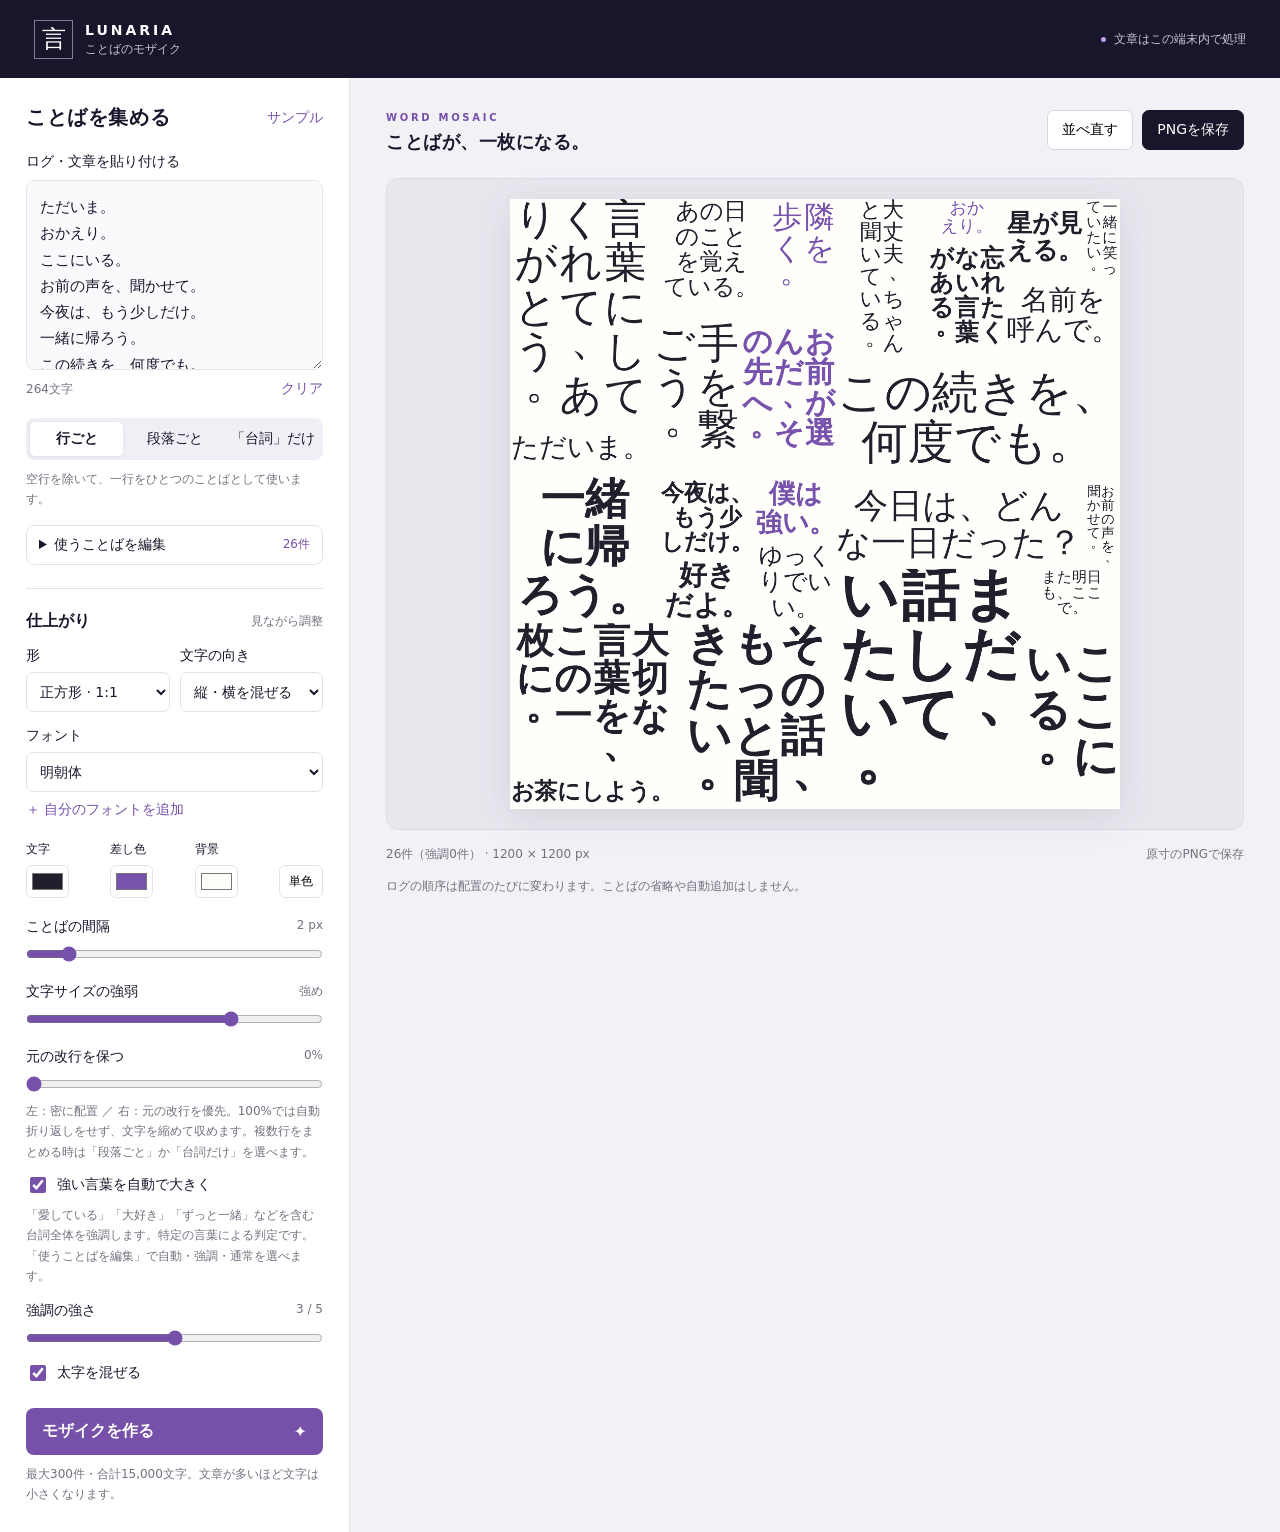
<file: mosaic/index.html>
<!doctype html>
<html lang="ja"><head><meta charset="utf-8"><meta name="viewport" content="width=device-width,initial-scale=1"><meta name="theme-color" content="#18162b"><title>Lunaria · ことばのモザイク</title><meta name="description" content="ログや台詞を貼り付けて、文字を敷き詰めた一枚を。配色、フォント、縦書きを調整してPNGで保存。"><link rel="icon" href="favicon.svg"><link rel="stylesheet" href="style.css"></head>
<body><header class="header"><a class="brand" href="./"><span class="brand-mark">言</span><span><b>LUNARIA</b><small>ことばのモザイク</small></span></a><span class="privacy"><span></span>文章はこの端末内で処理</span></header>
<main class="workspace"><section class="editor" aria-label="文章と設定"><div class="panel-title"><h1>ことばを集める</h1><button class="text-button" id="sample">サンプル</button></div><label class="label" for="source">ログ・文章を貼り付ける</label><textarea id="source" spellcheck="false" placeholder="残したい会話や台詞を、ここに。&#10;一行ずつ並べても、ログをまとめて貼っても。"></textarea><div class="input-meta"><span id="input-count">0文字</span><button id="clear" class="text-button">クリア</button></div>
<fieldset class="mode"><legend>取り出し方</legend><label><input type="radio" name="mode" value="lines" checked><span>行ごと</span></label><label><input type="radio" name="mode" value="paragraphs"><span>段落ごと</span></label><label><input type="radio" name="mode" value="quotes"><span>「台詞」だけ</span></label></fieldset><p id="mode-help" class="hint">空行を除いて、一行をひとつのことばとして使います。</p><details id="phrases-details"><summary>使うことばを編集 <span id="phrase-count">0件</span></summary><p class="hint block">ひと枠がひとつのことば。枠の中で改行できます。</p><div id="phrases"></div><button id="phrase-add" class="text-button">＋ ことばを追加</button><p class="hint">上のログや取り出し方を変えると、抽出し直します。</p></details>
<div class="settings-title"><h2>仕上がり</h2><span>見ながら調整</span></div>
<div class="settings-grid"><label>形<select id="size"><option value="1200,1200">正方形 · 1:1</option><option value="1200,1600">縦長 · 3:4</option><option value="1600,900">横長 · 16:9</option><option value="1080,1920">スマートフォン · 9:16</option></select></label><label>文字の向き<select id="direction"><option value="mixed">縦・横を混ぜる</option><option value="horizontal">横書き</option><option value="vertical">縦書き</option></select></label></div>
<label class="full-label">フォント<select id="font"><option value="serif">明朝体</option><option value="sans">ゴシック体</option></select></label><div class="font-row"><button id="font-add" class="text-button">＋ 自分のフォントを追加</button><span id="font-status"></span><input id="font-file" type="file" accept=".ttf,.otf,.woff,.woff2" hidden></div>
<div class="color-row"><label>文字<input type="color" id="ink" value="#20202c"></label><label>差し色<input type="color" id="accent" value="#7753ad"></label><label>背景<input type="color" id="paper" value="#fffefb"></label><button id="mono" class="chip" aria-pressed="false">単色</button></div><div class="range-label"><label for="gap">ことばの間隔</label><output id="gap-value">2 px</output></div><input id="gap" type="range" min="0" max="16" value="2"><div class="range-label"><label for="variety">文字サイズの強弱</label><output id="variety-value">強め</output></div><input id="variety" type="range" min="0" max="100" value="70"><div class="range-label"><label for="preserve">元の改行を保つ</label><output id="preserve-value">0%</output></div><input id="preserve" type="range" min="0" max="100" value="0" aria-describedby="preserve-help"><p id="preserve-help" class="hint">左：密に配置 ／ 右：元の改行を優先。100%では自動折り返しをせず、文字を縮めて収めます。複数行をまとめる時は「段落ごと」か「台詞だけ」を選べます。</p><label class="check-label"><input type="checkbox" id="auto-emphasis" checked> 強い言葉を自動で大きく</label><p class="hint">「愛している」「大好き」「ずっと一緒」などを含む台詞全体を強調します。特定の言葉による判定です。「使うことばを編集」で自動・強調・通常を選べます。</p><div class="range-label"><label for="emphasis-level">強調の強さ</label><output id="emphasis-level-value">3 / 5</output></div><input type="range" id="emphasis-level" min="1" max="5" value="3"><label class="check-label"><input type="checkbox" id="bold" checked> 太字を混ぜる</label>
<button id="generate" class="primary">モザイクを作る <span aria-hidden="true">✦</span></button><p id="error" role="alert" class="error"></p><p class="hint limits">最大300件・合計15,000文字。文章が多いほど文字は小さくなります。</p></section>
<section class="preview-panel" aria-label="モザイクのプレビュー"><div class="preview-toolbar"><div><span class="eyebrow">WORD MOSAIC</span><h2>ことばが、一枚になる。</h2></div><div class="preview-tools"><button id="shuffle" class="secondary" title="ことばを変えずに配置を変える">並べ直す</button><button id="download" class="save-button">PNGを保存</button></div></div><div class="stage" id="stage"><div class="poster"><canvas id="canvas" width="1200" height="1200" role="img" aria-label="入力したことばを敷き詰めた画像"></canvas></div></div><div class="preview-footer"><span id="result-info" role="status"></span><span>原寸のPNGで保存</span></div><p id="small-warning" class="preview-warning"></p><p class="preview-note">ログの順序は配置のたびに変わります。ことばの省略や自動追加はしません。</p></section></main><div id="toast" role="status"></div><script type="module" src="app.js?v=clear-fix-2"></script></body></html>
</file>
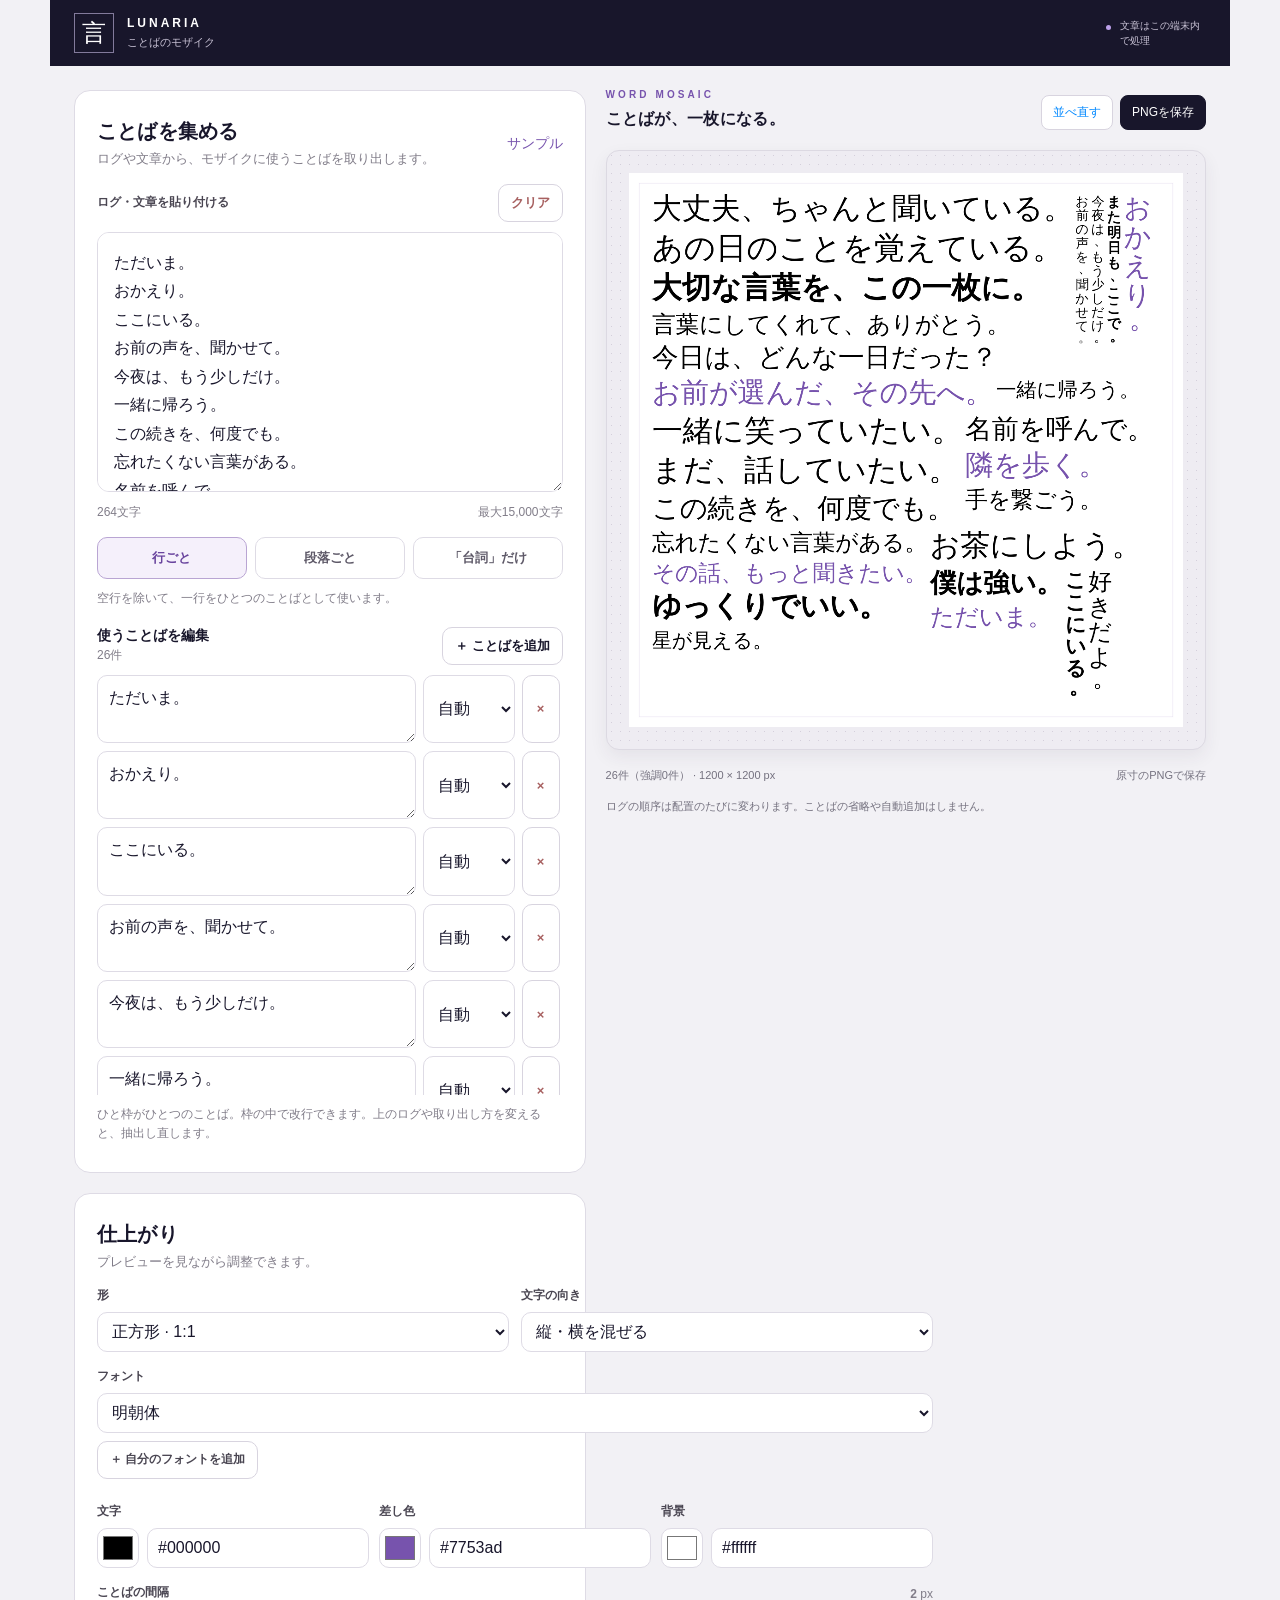
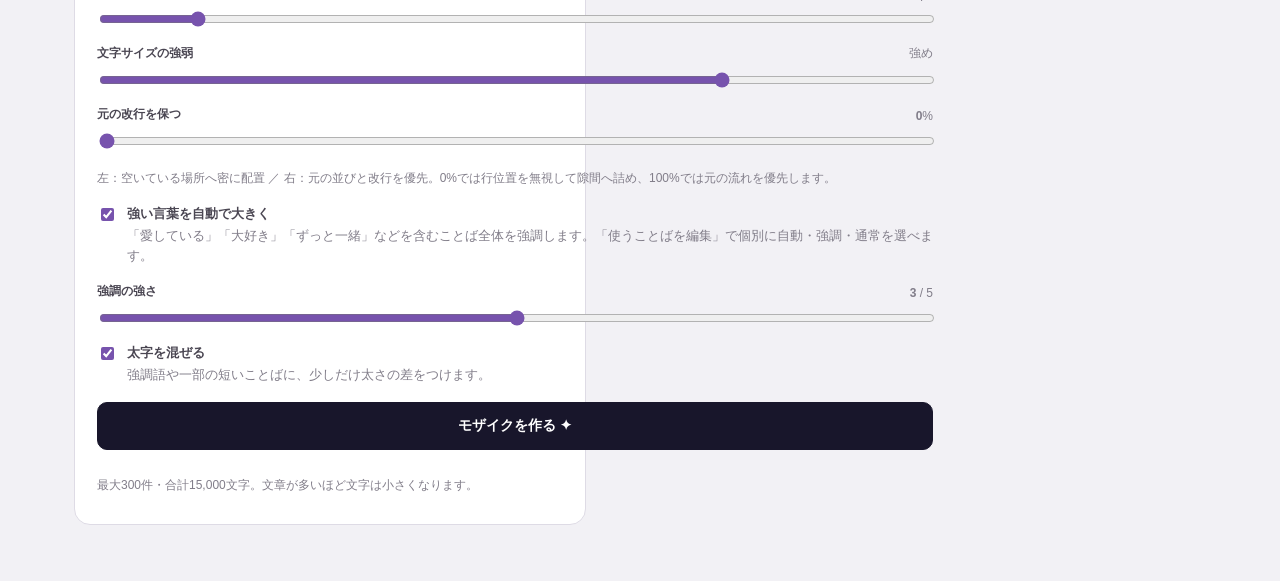
<file: word_mosaic.html>
<!doctype html>
<html lang="ja">
<head>
<meta charset="utf-8">
<meta name="viewport" content="width=device-width,initial-scale=1,viewport-fit=cover">
<meta name="theme-color" content="#f2f1f5">
<title>Lunaria · ことばのモザイク</title>

<style>
  :root {
    --navy:#18162b;
    --page:#f2f1f5;
    --purple:#7753ad;
    --muted:#74717f;
    --line:#dedbe5;
    --blue:#0088ff;
    --white:#ffffff;
  }
  *{box-sizing:border-box}
  html{color-scheme:light;background:var(--page)}
  body{
    margin:0;min-height:100vh;background:var(--page);color:var(--navy);
    font-family:-apple-system,BlinkMacSystemFont,"Helvetica Neue","Hiragino Kaku Gothic ProN","Yu Gothic UI","Yu Gothic",sans-serif;
  }
  button,input,select,textarea{font:inherit}
  button{cursor:pointer}
  h1,h2,h3,p{margin:0}

  .wrap{width:100%;max-width:1180px;margin:0 auto;padding:0 18px 56px}
  .topbar{
    height:66px;margin:0 -18px;padding:13px 18px;
    display:flex;align-items:center;justify-content:space-between;gap:14px;
    background:var(--navy);color:#fff;
  }
  .brand{display:flex;align-items:center;gap:13px;min-width:0}
  .sigil{
    width:40px;height:40px;display:grid;place-items:center;
    border:1px solid #827a9b;border-radius:0;background:transparent;color:#fff;
    font-family:"Yu Mincho","Hiragino Mincho ProN",serif;font-size:24px;line-height:1;
  }
  .brand b{display:block;color:#fff;font-size:12px;line-height:1.15;letter-spacing:.25em;font-weight:700}
  .brand span{display:block;margin-top:5px;color:#c9c3d6;font-size:11px;line-height:1.2;font-weight:500;white-space:nowrap}
  .privacy{
    position:relative;flex:0 0 100px;padding-left:14px;border:0;background:transparent;
    color:#c9c3d6;font-size:10px;line-height:1.55;
  }
  .privacy::before{
    content:"";position:absolute;left:0;top:7px;width:5px;height:5px;border-radius:50%;background:#bca0ea;
  }

  .grid{display:flex;flex-direction:column;gap:0}
  .card{border:0;border-radius:0;box-shadow:none;overflow:visible;background:transparent}
  .canvasCard{order:1;background:var(--page)}
  .inputCard{order:2}
  .settingsCard{order:3}
  .cardHead{display:flex;align-items:flex-start;justify-content:space-between;gap:14px}
  .eyebrow{color:var(--purple);text-transform:uppercase;font-size:10px;line-height:1;letter-spacing:.31em;font-weight:800}
  .sub{color:#817d89;font-size:13px;line-height:1.6}

  .mosaicHead{padding:29px 0 20px;align-items:flex-end}
  .mosaicHead .eyebrow{margin-bottom:9px}
  .mosaicHead h2{color:var(--navy);font-size:16px;line-height:1.3;font-weight:800;letter-spacing:.02em}
  .buttonRow{display:flex;gap:7px;align-items:center;flex-wrap:nowrap}
  .mosaicHead button{
    height:35px;min-height:35px;padding:0 11px;border-radius:8px;
    font-size:12px;line-height:33px;font-weight:500;white-space:nowrap;box-shadow:none;
  }
  .shuffleButton{border:1px solid #d8d4df;background:#fff;color:var(--blue)}
  .saveButton{border:1px solid var(--navy);background:var(--navy);color:#fff}
  .mosaicHead button:disabled{opacity:.45;cursor:not-allowed}

  .mosaicBody{padding:0}
  .previewShell{
    position:relative;width:100%;aspect-ratio:1/1;
    display:flex;align-items:center;justify-content:center;
    padding:16px;overflow:hidden;
    border:1px solid #dcd9e2;border-radius:13px;
    background-color:#eeecf2;
    background-image:radial-gradient(circle,rgba(95,83,117,.18) .7px,transparent .8px);
    background-size:9px 9px;
    box-shadow:0 7px 18px rgba(52,45,70,.07);
  }
  #canvas{display:block;flex:0 0 auto;width:auto;height:auto;max-width:calc(100% - 12px);max-height:calc(100% - 12px);margin:auto;background:#fff;box-shadow:none;}
  #canvas[hidden]{display:none}
  .empty{width:100%;height:100%;display:grid;place-items:center;text-align:center;color:var(--muted);font-size:12px;line-height:1.6}
  .empty[hidden]{display:none}
  .empty .mark{margin-bottom:8px;color:var(--purple);font-size:24px}
  .mosaicMeta{display:flex;align-items:center;justify-content:space-between;gap:12px;margin-top:18px;color:var(--muted);font-size:11px;line-height:1.4}
  .status{color:var(--muted);font-size:11px;text-align:left}
  .saveHint{color:var(--muted);white-space:nowrap;text-align:right}
  .caption{margin-top:12px;padding:0 0 26px;color:var(--muted);font-size:11px;line-height:1.85}

  .inputCard,.settingsCard{margin:0 -18px;padding:0 18px;background:#fff;border-top:1px solid #dfdde4}
  .inputCard .cardHead,.settingsCard .cardHead{padding:27px 0 14px;align-items:center}
  .inputCard .eyebrow,.settingsCard .eyebrow{display:none}
  .inputCard h1,.settingsCard h2{color:var(--navy);font-size:20px;line-height:1.3;font-weight:800;letter-spacing:.01em}
  .inputCard .sub,.settingsCard .sub{margin-top:5px;color:#817d89}
  #sampleBtn{min-height:0;padding:4px 0;border:0;background:transparent;color:var(--purple);font-size:14px;font-weight:500}
  .inputCard .body,.settingsCard .body{padding:0 0 28px}

  .toolbar{display:flex;align-items:center;justify-content:space-between;gap:10px;flex-wrap:wrap;margin-bottom:10px}
  .label,.control label{color:#4a4652;font-size:12px;font-weight:700}
  textarea.mainInput{
    width:100%;min-height:260px;resize:vertical;padding:16px;
    border:1px solid var(--line);border-radius:12px;background:#fff;color:var(--navy);outline:none;line-height:1.78;
  }
  textarea:focus,input:focus,select:focus{outline:none;border-color:#9b7bc4;box-shadow:0 0 0 3px rgba(119,83,173,.10)}
  .metaRow{display:flex;justify-content:space-between;gap:12px;margin-top:8px;color:#817d89;font-size:12px}
  button,.fileButton{
    min-height:38px;padding:8px 12px;border:1px solid #d8d4df;border-radius:10px;
    background:#fff;color:var(--navy);font-size:13px;font-weight:650;
  }
  button.ghost{background:transparent}
  button.danger{color:#a76060}
  button.primary{min-height:48px;border-color:var(--navy);background:var(--navy);color:#fff;box-shadow:none}
  button:disabled{opacity:.45;cursor:not-allowed}

  .segmented{display:grid;grid-template-columns:repeat(3,1fr);gap:8px;margin-top:16px}
  .segmented label{position:relative}
  .segmented input{position:absolute;opacity:0;pointer-events:none}
  .segmented span{
    min-height:42px;padding:8px;display:flex;align-items:center;justify-content:center;
    border:1px solid var(--line);border-radius:10px;background:#fff;color:#5e5968;font-size:13px;font-weight:650;text-align:center;
  }
  .segmented input:checked+span{border-color:#b9a5d3;background:#f5f0fb;color:#68439d}
  .help{margin-top:10px;color:#817d89;font-size:12px;line-height:1.65}
  .wordHeader{display:flex;justify-content:space-between;align-items:center;gap:12px;margin:18px 0 10px}
  .wordHeader h3{font-size:14px}
  .counter,.value{color:#817d89;font-size:12px}
  .wordList{display:grid;gap:8px;max-height:420px;overflow:auto;padding-right:3px}
  .wordItem{display:grid;grid-template-columns:minmax(0,1fr) 92px 38px;gap:7px;align-items:stretch}
  .wordItem textarea{min-height:46px;resize:vertical;padding:10px 11px;border:1px solid var(--line);border-radius:10px;background:#fff;color:var(--navy);line-height:1.45}
  select,input[type="text"]{min-height:40px;padding:0 10px;border:1px solid var(--line);border-radius:10px;background:#fff;color:var(--navy)}
  .remove{width:38px;min-height:38px;padding:0;color:#a76060;background:#fff}
  .controls{display:grid;gap:16px}
  .control{display:grid;gap:8px}
  .controlTop{display:flex;justify-content:space-between;align-items:end;gap:10px}
  .row2{display:grid;grid-template-columns:1fr 1fr;gap:12px}
  .row3{display:grid;grid-template-columns:repeat(3,1fr);gap:10px}
  .colorField{display:grid;grid-template-columns:42px 1fr;gap:8px;align-items:center}
  input[type="color"]{width:42px;height:40px;padding:3px;border:1px solid var(--line);border-radius:10px;background:#fff}
  input[type="range"]{width:100%;accent-color:var(--purple)}
  .switchline{display:flex;align-items:flex-start;gap:10px}
  .switchline input{margin-top:3px;accent-color:var(--purple)}
  .switchline b{display:block;margin-bottom:3px;color:#4a4652;font-size:13px}
  .switchline small{display:block;color:#817d89;line-height:1.55}
  .fileButton{display:inline-flex;align-items:center;gap:8px;width:max-content}
  .fileButton input{display:none}
  footer{display:none}

  @media (min-width:981px){
    .wrap{padding-left:24px;padding-right:24px}
    .topbar{margin-left:-24px;margin-right:-24px;padding-left:24px;padding-right:24px}
    .grid{
      display:grid;grid-template-columns:minmax(0,.92fr) minmax(0,1.08fr);
      grid-template-areas:"input canvas" "settings canvas";
      gap:20px;align-items:start;padding-top:24px;
    }
    .inputCard{grid-area:input;order:initial;margin:0;padding:0 22px;border:1px solid var(--line);border-radius:16px}
    .settingsCard{grid-area:settings;order:initial;margin:0;padding:0 22px;border:1px solid var(--line);border-radius:16px}
    .canvasCard{grid-area:canvas;order:initial;position:sticky;top:14px}
    .mosaicHead{padding-top:0}
  }

  @media (max-width:420px){
    .mosaicHead{gap:9px}
    .mosaicHead button{padding-left:10px;padding-right:10px}
    .wordItem{grid-template-columns:minmax(0,1fr) 84px 36px}
    .row2,.row3{grid-template-columns:1fr}
    .segmented{grid-template-columns:1fr}
  }
</style>

</head>
<body>
<div class="wrap">
  <header class="topbar">
    <div class="brand">
      <div class="sigil">言</div>
      <div><b>LUNARIA</b><span>ことばのモザイク</span></div>
    </div>
    <div class="privacy">文章はこの端末内で処理</div>
  </header>

  <main class="grid">
<section class="card canvasCard">
      <div class="cardHead mosaicHead">
        <div>
          <div class="eyebrow">WORD MOSAIC</div>
          <h2>ことばが、一枚になる。</h2>
        </div>
        <div class="buttonRow">
          <button id="shuffleBtn" class="shuffleButton" disabled>並べ直す</button>
          <button id="saveBtn" class="saveButton" disabled>PNGを保存</button>
        </div>
      </div>
      <div class="body mosaicBody">
        <div id="previewShell" class="previewShell">
          <div id="empty" class="empty"><div><div class="mark">✦</div><div>ことばを入れて<br>「モザイクを作る」を押してください。</div></div></div>
          <canvas id="canvas" hidden></canvas>
        </div>
        <div class="mosaicMeta">
          <div id="status" class="status"></div>
          <div class="saveHint">原寸のPNGで保存</div>
        </div>
        <div id="caption" class="caption">ログの順序は配置のたびに変わります。ことばの省略や自動追加はしません。</div>
      </div>
    </section>

<section class="card inputCard">
        <div class="cardHead">
          <div>
            <div class="eyebrow">Collect words</div>
            <h1>ことばを集める</h1>
            <p class="sub">ログや文章から、モザイクに使うことばを取り出します。</p>
          </div>
          <button id="sampleBtn" class="ghost">サンプル</button>
        </div>
        <div class="body">
          <div class="toolbar">
            <label for="sourceText" class="label">ログ・文章を貼り付ける</label>
            <button id="clearBtn" class="danger ghost">クリア</button>
          </div>
          <textarea id="sourceText" class="mainInput" placeholder="ここにログや文章を貼り付ける"></textarea>
          <div class="metaRow"><span id="charCount">0文字</span><span>最大15,000文字</span></div>

          <div class="segmented" role="radiogroup" aria-label="取り出し方">
            <label><input type="radio" name="extract" value="line" checked><span>行ごと</span></label>
            <label><input type="radio" name="extract" value="paragraph"><span>段落ごと</span></label>
            <label><input type="radio" name="extract" value="quote"><span>「台詞」だけ</span></label>
          </div>
          <p id="extractHelp" class="help">空行を除いて、一行をひとつのことばとして使います。</p>

          <div class="wordHeader">
            <div><h3>使うことばを編集</h3><span class="counter" id="wordCount">0件</span></div>
            <button id="addWordBtn" class="ghost">＋ ことばを追加</button>
          </div>
          <div id="wordList" class="wordList"></div>
          <p class="help">ひと枠がひとつのことば。枠の中で改行できます。上のログや取り出し方を変えると、抽出し直します。</p>
        </div>
      </section>

<section class="card settingsCard">
        <div class="cardHead">
          <div>
            <div class="eyebrow">Finish</div>
            <h2>仕上がり</h2>
            <p class="sub">プレビューを見ながら調整できます。</p>
          </div>
        </div>
        <div class="body controls">
          <div class="row2">
            <div class="control"><label for="shape">形</label>
              <select id="shape">
                <option value="square">正方形 · 1:1</option>
                <option value="portrait">縦長 · 3:4</option>
                <option value="landscape">横長 · 16:9</option>
                <option value="phone">スマートフォン · 9:16</option>
              </select>
            </div>
            <div class="control"><label for="orientation">文字の向き</label>
              <select id="orientation">
                <option value="mixed">縦・横を混ぜる</option>
                <option value="horizontal">横書き</option>
                <option value="vertical">縦書き</option>
              </select>
            </div>
          </div>

          <div class="control">
            <label for="fontFamily">フォント</label>
            <select id="fontFamily">
              <option value="serif">明朝体</option>
              <option value="sans">ゴシック体</option>
            </select>
            <label class="fileButton">＋ 自分のフォントを追加<input id="fontFile" type="file" accept=".ttf,.otf,.woff,.woff2,font/*"></label>
            <span id="fontName" class="help" style="margin-top:-3px"></span>
          </div>

          <div class="row3">
            <div class="control"><label>文字</label><div class="colorField"><input id="textColor" type="color" value="#000000"><input id="textColorHex" type="text" value="#000000"></div></div>
            <div class="control"><label>差し色</label><div class="colorField"><input id="accentColor" type="color" value="#7753ad"><input id="accentColorHex" type="text" value="#7753ad"></div></div>
            <div class="control"><label>背景</label><div class="colorField"><input id="bgColor" type="color" value="#ffffff"><input id="bgColorHex" type="text" value="#ffffff"></div></div>
          </div>

          <div class="control">
            <div class="controlTop"><label for="gap">ことばの間隔</label><span class="value"><b id="gapVal">2</b> px</span></div>
            <input id="gap" type="range" min="0" max="18" value="2">
          </div>

          <div class="control">
            <div class="controlTop"><label for="variation">文字サイズの強弱</label><span class="value" id="variationLabel">強め</span></div>
            <input id="variation" type="range" min="1" max="5" value="4">
          </div>

          <div class="control">
            <div class="controlTop"><label for="linebreak">元の改行を保つ</label><span class="value"><b id="linebreakVal">0</b>%</span></div>
            <input id="linebreak" type="range" min="0" max="100" value="0">
            <p class="help">左：空いている場所へ密に配置 ／ 右：元の並びと改行を優先。0%では行位置を無視して隙間へ詰め、100%では元の流れを優先します。</p>
          </div>

          <div class="switchline">
            <input id="autoStrong" type="checkbox" checked>
            <div><b>強い言葉を自動で大きく</b><small>「愛している」「大好き」「ずっと一緒」などを含むことば全体を強調します。「使うことばを編集」で個別に自動・強調・通常を選べます。</small></div>
          </div>

          <div class="control">
            <div class="controlTop"><label for="strongLevel">強調の強さ</label><span class="value"><b id="strongLevelVal">3</b> / 5</span></div>
            <input id="strongLevel" type="range" min="1" max="5" value="3">
          </div>

          <div class="switchline">
            <input id="mixBold" type="checkbox" checked>
            <div><b>太字を混ぜる</b><small>強調語や一部の短いことばに、少しだけ太さの差をつけます。</small></div>
          </div>

          <button id="buildBtn" class="primary" style="min-height:48px;font-size:14px">モザイクを作る ✦</button>
          <p class="help">最大300件・合計15,000文字。文章が多いほど文字は小さくなります。</p>
        </div>
      </section>
</main>
  <footer>
    このページは単一HTMLで動作します。入力した文章と追加したフォントは、このページを開いている端末のブラウザ内だけで処理されます。外部送信・アップロード処理は含まれていません。
  </footer>
</div>

<script>
(() => {
  "use strict";

  const $ = (s) => document.querySelector(s);
  const $$ = (s) => [...document.querySelectorAll(s)];

  const els = {
    source: $("#sourceText"), charCount: $("#charCount"), clear: $("#clearBtn"), sample: $("#sampleBtn"),
    wordList: $("#wordList"), wordCount: $("#wordCount"), addWord: $("#addWordBtn"), extractHelp: $("#extractHelp"),
    shape: $("#shape"), orientation: $("#orientation"), fontFamily: $("#fontFamily"), fontFile: $("#fontFile"), fontName: $("#fontName"),
    textColor: $("#textColor"), textHex: $("#textColorHex"), accentColor: $("#accentColor"), accentHex: $("#accentColorHex"), bgColor: $("#bgColor"), bgHex: $("#bgColorHex"),
    gap: $("#gap"), gapVal: $("#gapVal"), variation: $("#variation"), variationLabel: $("#variationLabel"),
    linebreak: $("#linebreak"), linebreakVal: $("#linebreakVal"), autoStrong: $("#autoStrong"),
    strongLevel: $("#strongLevel"), strongLevelVal: $("#strongLevelVal"), mixBold: $("#mixBold"),
    build: $("#buildBtn"), shuffle: $("#shuffleBtn"), save: $("#saveBtn"),
    canvas: $("#canvas"), empty: $("#empty"), status: $("#status"), caption: $("#caption")
  };

  const SAMPLE = `ただいま。
おかえり。
ここにいる。
お前の声を、聞かせて。
今夜は、もう少しだけ。
一緒に帰ろう。
この続きを、何度でも。
忘れたくない言葉がある。
名前を呼んで。
好きだよ。
隣を歩く。
今日は、どんな一日だった？
大丈夫、ちゃんと聞いている。
ゆっくりでいい。
言葉にしてくれて、ありがとう。
その話、もっと聞きたい。
僕は強い。
また明日も、ここで。
星が見える。
手を繋ごう。
一緒に笑っていたい。
お前が選んだ、その先へ。
お茶にしよう。
あの日のことを覚えている。
まだ、話していたい。
大切な言葉を、この一枚に。`;

  const STRONG_WORDS = [
    "愛している","愛してる","大好き","ずっと一緒"
  ];

  const state = {
    words: [],
    customFont: null,
    customFontUrl: null,
    seed: Math.floor(Math.random()*1e9),
    built: false,
    sourceLockedByManualEdits: false
  };

  function uid(){ return Math.random().toString(36).slice(2,10); }
  function safeText(s){ return (s ?? "").replace(/\r\n?/g,"\n").slice(0,15000); }

  function extractWords(text, mode){
    text = safeText(text);
    let arr = [];
    if(mode === "line"){
      arr = text.split("\n").map(s=>s.trim()).filter(Boolean);
    }else if(mode === "paragraph"){
      arr = text.split(/\n\s*\n+/).map(s=>s.trim()).filter(Boolean);
    }else{
      const re = /「([\s\S]*?)」/g;
      let m;
      while((m = re.exec(text)) !== null){
        const v = m[1].trim();
        if(v) arr.push(v);
      }
    }
    return arr.slice(0,300);
  }

  function currentMode(){ return document.querySelector('input[name="extract"]:checked')?.value || "line"; }

  function helpFor(mode){
    if(mode==="line") return "空行を除いて、一行をひとつのことばとして使います。";
    if(mode==="paragraph") return "空行で区切った段落を、ひとつのことばとして使います。段落内の改行は残せます。";
    return "文章中の「 」で囲まれた台詞だけを取り出します。台詞内の改行は残せます。";
  }

  function rebuildWordsFromSource(){
    const texts = extractWords(els.source.value, currentMode());
    state.words = texts.map(text => ({id:uid(), text, emphasis:"auto"}));
    state.sourceLockedByManualEdits = false;
    renderWordEditor();
    updateCounts();
  }

  function renderWordEditor(){
    els.wordList.innerHTML = "";
    if(!state.words.length){
      const p = document.createElement("p");
      p.className = "help";
      p.textContent = "まだことばがありません。";
      els.wordList.appendChild(p);
      els.wordCount.textContent = "0件";
      return;
    }
    const frag = document.createDocumentFragment();
    state.words.forEach((word, index)=>{
      const row = document.createElement("div");
      row.className = "wordItem";
      row.dataset.id = word.id;

      const ta = document.createElement("textarea");
      ta.value = word.text;
      ta.setAttribute("aria-label", `ことば ${index+1}`);
      ta.addEventListener("input", ()=>{
        word.text = ta.value;
        state.sourceLockedByManualEdits = true;
        updateCounts();
      });

      const sel = document.createElement("select");
      sel.setAttribute("aria-label", `強調設定 ${index+1}`);
      [["auto","自動"],["strong","強調"],["normal","通常"]].forEach(([v,t])=>{
        const o=document.createElement("option"); o.value=v;o.textContent=t;if(v===word.emphasis)o.selected=true;sel.appendChild(o);
      });
      sel.addEventListener("change", ()=>{word.emphasis=sel.value;scheduleRender();});

      const rm = document.createElement("button");
      rm.className="remove"; rm.textContent="×"; rm.title="削除";
      rm.addEventListener("click", ()=>{
        state.words = state.words.filter(w=>w.id!==word.id);
        state.sourceLockedByManualEdits = true;
        renderWordEditor(); updateCounts(); scheduleRender();
      });

      row.append(ta,sel,rm); frag.appendChild(row);
    });
    els.wordList.appendChild(frag);
    els.wordCount.textContent = `${state.words.length}件`;
  }

  function updateCounts(){
    const chars = [...els.source.value].length;
    els.charCount.textContent = `${chars.toLocaleString("ja-JP")}文字`;
    els.wordCount.textContent = `${state.words.filter(w=>w.text.trim()).length}件`;
  }

  function isStrong(word){
    if(word.emphasis==="strong") return true;
    if(word.emphasis==="normal") return false;
    if(!els.autoStrong.checked) return false;
    return STRONG_WORDS.some(k=>word.text.includes(k));
  }

  function rng(seed){
    let t = seed >>> 0;
    return () => {
      t += 0x6D2B79F5;
      let r = t;
      r = Math.imul(r ^ r >>> 15, r | 1);
      r ^= r + Math.imul(r ^ r >>> 7, r | 61);
      return ((r ^ r >>> 14) >>> 0) / 4294967296;
    };
  }

  function shuffleCopy(arr, random){
    const a=arr.slice();
    for(let i=a.length-1;i>0;i--){
      const j=Math.floor(random()*(i+1));
      [a[i],a[j]]=[a[j],a[i]];
    }
    return a;
  }

  const SHAPES = {
    square:[1200,1200],
    portrait:[1200,1600],
    landscape:[1600,900],
    phone:[1080,1920]
  };

  function selectedFont(){
    if(state.customFont && els.fontFamily.value==="custom") return `"${state.customFont}"`;
    if(els.fontFamily.value==="sans") return `"Hiragino Sans","Yu Gothic","Noto Sans JP",sans-serif`;
    return `"Yu Mincho","Hiragino Mincho ProN","Noto Serif JP",serif`;
  }

  function normalizeHex(v, fallback){
    const s=(v||"").trim();
    if(/^#[0-9a-fA-F]{6}$/.test(s)) return s;
    if(/^#[0-9a-fA-F]{3}$/.test(s)) return "#"+[...s.slice(1)].map(c=>c+c).join("");
    return fallback;
  }

  function syncColor(colorEl, textEl){
    colorEl.addEventListener("input",()=>{
      textEl.value=colorEl.value;
      scheduleRender();
    });
    textEl.addEventListener("input",()=>{
      const c=normalizeHex(textEl.value,"");
      if(c) colorEl.value=c;
      scheduleRender();
    });
    textEl.addEventListener("change",()=>{
      const c=normalizeHex(textEl.value,colorEl.value);
      colorEl.value=c;
      textEl.value=c;
      scheduleRender();
    });
  }
  syncColor(els.textColor,els.textHex);syncColor(els.accentColor,els.accentHex);syncColor(els.bgColor,els.bgHex);

  function fontVariationFactor(random, level){
    const spread=[0,.04,.09,.16,.24,.34][level] || .2;
    return 1 + (random()*2-1)*spread;
  }

  function linesFor(text, preserve, random){
    const original=text.split("\n");
    if(original.length===1) return original;
    if(preserve>=100) return original;
    if(preserve<=0) return [original.join(" ")];
    const out=[original[0]];
    for(let i=1;i<original.length;i++){
      if(random()*100 < preserve) out.push(original[i]);
      else out[out.length-1] += " " + original[i];
    }
    return out;
  }

  const VERTICAL_ROTATE_CHARS = new Set(
    "ー―‐-–—…‥()（）[]［］{}｛｝<>〈〉《》「」『』【】〔〕〖〗〘〙〚〛"
  );
  const VERTICAL_SMALL_PUNCT = new Set("、。，．,.｡､");

  function verticalColumns(lines){
    return lines.map(line => [...(line || " ")]);
  }

  function measureVertical(lines, size){
    const cols = verticalColumns(lines);
    const maxChars = Math.max(1, ...cols.map(col => col.length));
    const colGap = size * 0.16;
    const width = cols.length * size + Math.max(0, cols.length - 1) * colGap;
    const height = maxChars * size * 1.08;
    return {w: width, h: height};
  }

  function drawVerticalText(ctx, lines, x, y, size, color){
    const cols = verticalColumns(lines);
    const colGap = size * 0.16;
    const lineAdvance = size * 1.08;

    ctx.fillStyle = color;
    ctx.textAlign = "center";
    ctx.textBaseline = "middle";

    // Japanese vertical writing columns proceed from right to left.
    cols.forEach((chars, colIndex) => {
      const cx = x + (cols.length - 1 - colIndex) * (size + colGap) + size / 2;

      chars.forEach((ch, rowIndex) => {
        const cy = y + rowIndex * lineAdvance + size / 2;
        ctx.save();

        if (VERTICAL_SMALL_PUNCT.has(ch)) {
          // Japanese punctuation sits toward the upper-right of its character cell.
          ctx.translate(cx + size * 0.18, cy - size * 0.18);
          ctx.font = ctx.font;
          ctx.fillText(ch, 0, 0);
        } else if (VERTICAL_ROTATE_CHARS.has(ch)) {
          // Long vowel marks, dashes, brackets, etc. are rotated in vertical composition.
          ctx.translate(cx, cy);
          ctx.rotate(Math.PI / 2);
          ctx.fillText(ch, 0, 0);
        } else {
          // Kanji/kana stay upright and are stacked top-to-bottom.
          ctx.translate(cx, cy);
          ctx.fillText(ch, 0, 0);
        }

        ctx.restore();
      });
    });

    ctx.textAlign = "start";
    ctx.textBaseline = "alphabetic";
  }

  function measure(ctx, lines, size, weight){
    ctx.font = `${weight} ${size}px ${selectedFont()}`;
    let w=0;
    for(const line of lines) w=Math.max(w,ctx.measureText(line || " ").width);
    return {w, h:Math.max(1,lines.length)*size*1.22};
  }

  function buildPlan(baseSize, words, width, height, randomSeed){
    const pad=Math.max(40,Math.round(Math.min(width,height)*.04));
    const gap=Number(els.gap.value);
    const variation=Number(els.variation.value);
    const preserve=Number(els.linebreak.value);
    const strongLevel=Number(els.strongLevel.value);
    const mode=els.orientation.value;
    const ctx=els.canvas.getContext("2d");
    const random=rng(randomSeed);
    const maxW=width-pad*2, maxH=height-pad*2;

    // Build item sizes first.
    const rawItems=[];
    for(let index=0; index<words.length; index++){
      const word=words[index];
      const strong=isStrong(word);
      let size=baseSize*fontVariationFactor(random,variation);
      if(strong) size*=1+strongLevel*.13;
      if(word.text.length<=5) size*=1.04;

      const weight = els.mixBold.checked && (strong || random()<.16) ? 700 : 500;
      const lines=linesFor(word.text,preserve,random);

      let orient=mode;
      if(mode==="mixed"){
        const len=[...word.text.replace(/\s/g,"")].length;
        orient=(len<=12 && random()<.32) ? "vertical" : "horizontal";
      }

      const measureItem = (s) => {
        const mm = orient==="vertical"
          ? measureVertical(lines,s)
          : measure(ctx,lines,s,weight);
        return {w:mm.w + gap*2, h:mm.h + gap*2};
      };

      let box=measureItem(size);
      const maxItemW=maxW*.90, maxItemH=maxH*.30;
      const shrink=Math.min(1,maxItemW/Math.max(1,box.w),maxItemH/Math.max(1,box.h));
      if(shrink<1){
        size*=shrink;
        box=measureItem(size);
      }

      rawItems.push({
        word,strong,size,weight,lines,orient,
        w:box.w,h:box.h,
        accent:strong || (!strong && random()<.22),
        originalIndex:index
      });
    }

    // 100% = source-flow layout.
    // 0% = dense packing into any available gap.
    // Intermediate values progressively favor source order.
    const density = 1 - preserve/100;

    if(density <= 0.02){
      // Preserve source flow closely.
      const items=[];
      let x=pad,y=pad,rowH=0;
      for(const item of rawItems){
        if(x+item.w>width-pad && x>pad){
          x=pad;
          y+=rowH+gap;
          rowH=0;
        }
        if(y+item.h>height-pad) return null;
        items.push({...item,x,y});
        x+=item.w+gap;
        rowH=Math.max(rowH,item.h);
      }
      return {items,pad,usedH:y+rowH+pad};
    }

    // Dense skyline/free-rectangle packing.
    // Larger blocks are placed first at 0%, while intermediate slider values
    // retain more of the original source order.
    let packItems = rawItems.slice();
    if(density > 0.75){
      packItems.sort((a,b)=>
        Math.max(b.w,b.h)-Math.max(a.w,a.h) ||
        (b.w*b.h)-(a.w*a.h) ||
        a.originalIndex-b.originalIndex
      );
    }else if(density > 0.35){
      // Mildly favor big blocks but keep nearby source items together.
      packItems.sort((a,b)=>{
        const aScore=(a.w*a.h)*density - a.originalIndex*(1-density)*baseSize*baseSize;
        const bScore=(b.w*b.h)*density - b.originalIndex*(1-density)*baseSize*baseSize;
        return bScore-aScore;
      });
    }

    const placed=[];
    const candidates=[{x:pad,y:pad}];

    function overlaps(x,y,w,h,p){
      return !(x+w+gap <= p.x || p.x+p.w+gap <= x ||
               y+h+gap <= p.y || p.y+p.h+gap <= y);
    }

    function validCandidate(x,y,w,h){
      if(x < pad || y < pad || x+w > width-pad || y+h > height-pad) return false;
      return !placed.some(p=>overlaps(x,y,w,h,p));
    }

    function addCandidate(x,y){
      if(x>width-pad || y>height-pad) return;
      // Snap near-identical candidate points together to keep the list small.
      if(!candidates.some(c=>Math.abs(c.x-x)<1 && Math.abs(c.y-y)<1)){
        candidates.push({x,y});
      }
    }

    for(const item of packItems){
      let best=null;
      const sourceBias=(1-density)*0.35;

      // Remove points that are already inside placed rectangles.
      for(let i=candidates.length-1;i>=0;i--){
        const c=candidates[i];
        if(placed.some(p=>c.x>=p.x && c.x<p.x+p.w+gap && c.y>=p.y && c.y<p.y+p.h+gap)){
          candidates.splice(i,1);
        }
      }

      for(const c of candidates){
        if(!validCandidate(c.x,c.y,item.w,item.h)) continue;

        // Top-left dense score plus a tiny source-order bias.
        const bottom=c.y+item.h;
        const right=c.x+item.w;
        const score =
          bottom*100000 +
          right +
          sourceBias*item.originalIndex*baseSize;

        if(!best || score<best.score){
          best={x:c.x,y:c.y,score};
        }
      }

      if(!best) return null;

      const placedItem={...item,x:best.x,y:best.y};
      placed.push(placedItem);

      // New useful corners around this block.
      addCandidate(best.x + item.w + gap, best.y);
      addCandidate(best.x, best.y + item.h + gap);

      // Also project corners against existing blocks; this fills cavities
      // beneath short horizontal phrases next to tall vertical phrases.
      for(const p of placed){
        addCandidate(p.x + p.w + gap, best.y);
        addCandidate(best.x, p.y + p.h + gap);
      }

      // Prefer upper-left candidates.
      candidates.sort((a,b)=>a.y-b.y || a.x-b.x);
    }

    // Restore source item order for drawing only; positions stay packed.
    placed.sort((a,b)=>a.originalIndex-b.originalIndex);

    const usedH = placed.length
      ? Math.max(...placed.map(it=>it.y+it.h)) + pad
      : pad*2;

    return {items:placed,pad,usedH};
  }

  function drawPlan(plan,width,height){
    const c=els.canvas,ctx=c.getContext("2d");
    c.width=width;c.height=height;
    const bg=normalizeHex(els.bgHex.value,els.bgColor.value);
    const txt=normalizeHex(els.textHex.value,els.textColor.value);
    const accent=normalizeHex(els.accentHex.value,els.accentColor.value);
    ctx.fillStyle=bg;ctx.fillRect(0,0,width,height);
    ctx.textBaseline="top";
    ctx.textAlign="start";
    ctx.imageSmoothingEnabled=true;

    // subtle fine border, entirely local and deterministic
    ctx.strokeStyle=accent+"33";
    ctx.lineWidth=Math.max(1,Math.round(Math.min(width,height)/900));
    const inset=Math.round(Math.min(width,height)*.018);
    ctx.strokeRect(inset,inset,width-inset*2,height-inset*2);

    for(const item of plan.items){
      const {x,y,w,h,size,weight,lines,orient}=item;
      const color=item.accent?accent:txt;
      ctx.fillStyle=color;
      ctx.font=`${weight} ${size}px ${selectedFont()}`;
      const innerX=x+Number(els.gap.value), innerY=y+Number(els.gap.value);
      if(orient==="horizontal"){
        ctx.textAlign="start";
        ctx.textBaseline="top";
        lines.forEach((line,i)=>ctx.fillText(line,innerX,innerY+i*size*1.22));
      }else{
        drawVerticalText(ctx,lines,innerX,innerY,size,color);
      }
    }
  }

  let pendingRender = 0;
  function scheduleRender(){
    if(!state.built) return;
    cancelAnimationFrame(pendingRender);
    pendingRender = requestAnimationFrame(() => {
      pendingRender = 0;
      renderMosaic({reshuffle:false});
    });
  }

  function renderMosaic({reshuffle=false}={}){
    const words=state.words.filter(w=>w.text.trim()).slice(0,300);
    const totalChars=words.reduce((n,w)=>n+[...w.text].length,0);
    if(!words.length){
      alert("モザイクに使うことばを入れてください。"); return;
    }
    if(totalChars>15000){
      alert("使うことばの合計を15,000文字以内にしてください。"); return;
    }

    if(reshuffle) state.seed=Math.floor(Math.random()*1e9);
    const [width,height]=SHAPES[els.shape.value];
    const previewShell=document.getElementById("previewShell");
    if(previewShell) previewShell.style.aspectRatio=`${width} / ${height}`;
    els.canvas.hidden=false; els.empty.hidden=true;

    const random=rng(state.seed);
    const ordered=shuffleCopy(words,random);

    let lo=7, hi=Math.min(width,height)*.18, best=null;
    for(let k=0;k<18;k++){
      const mid=(lo+hi)/2;
      const plan=buildPlan(mid,ordered,width,height,state.seed+31);
      if(plan){best=plan;lo=mid;}else{hi=mid;}
    }
    if(!best) best=buildPlan(7,ordered,width,height,state.seed+31);
    if(!best){ alert("配置できませんでした。ことばの数や長さを少し減らしてください。"); return; }

    drawPlan(best,width,height);
    state.built=true;
    els.shuffle.disabled=false;els.save.disabled=false;
    const strongCount=words.filter(isStrong).length;
    els.status.textContent=`${words.length}件（強調${strongCount}件） · ${width} × ${height} px`;
    els.caption.textContent="ログの順序は配置のたびに変わります。ことばの省略や自動追加はしません。";
  }

  els.sample.addEventListener("click",()=>{
    els.source.value=SAMPLE;
    rebuildWordsFromSource();
    renderMosaic({reshuffle:true});
  });
  els.clear.addEventListener("click",()=>{els.source.value="";state.words=[];renderWordEditor();updateCounts();els.canvas.hidden=true;els.empty.hidden=false;els.status.textContent="";els.shuffle.disabled=true;els.save.disabled=true;});
  els.source.addEventListener("input",()=>{ if(els.source.value.length>15000) els.source.value=els.source.value.slice(0,15000); rebuildWordsFromSource(); });
  $$('input[name="extract"]').forEach(r=>r.addEventListener("change",()=>{els.extractHelp.textContent=helpFor(currentMode());rebuildWordsFromSource();}));
  els.addWord.addEventListener("click",()=>{state.words.push({id:uid(),text:"",emphasis:"auto"});state.sourceLockedByManualEdits=true;renderWordEditor();updateCounts();const list=els.wordList;list.scrollTop=list.scrollHeight;});
  els.gap.addEventListener("input",()=>{els.gapVal.textContent=els.gap.value;scheduleRender();});
  els.linebreak.addEventListener("input",()=>{els.linebreakVal.textContent=els.linebreak.value;scheduleRender();});
  els.strongLevel.addEventListener("input",()=>{els.strongLevelVal.textContent=els.strongLevel.value;scheduleRender();});
  els.variation.addEventListener("input",()=>{
    els.variationLabel.textContent=["","弱い","やや弱い","標準","強め","かなり強い"][Number(els.variation.value)];
    scheduleRender();
  });
  [els.shape,els.orientation,els.fontFamily].forEach(el=>{
    el.addEventListener("change",scheduleRender);
  });
  [els.autoStrong,els.mixBold].forEach(el=>{
    el.addEventListener("change",scheduleRender);
  });

  els.build.addEventListener("click",()=>renderMosaic({reshuffle:false}));
  els.shuffle.addEventListener("click",()=>renderMosaic({reshuffle:true}));
  els.save.addEventListener("click",()=>{
    if(!state.built)return;
    els.canvas.toBlob(blob=>{
      if(!blob)return;
      const a=document.createElement("a");
      a.href=URL.createObjectURL(blob);
      a.download=`lunaria-word-mosaic-${els.shape.value}.png`;
      document.body.appendChild(a);a.click();a.remove();
      setTimeout(()=>URL.revokeObjectURL(a.href),1000);
    },"image/png");
  });

  els.fontFile.addEventListener("change",async()=>{
    const file=els.fontFile.files?.[0]; if(!file)return;
    try{
      if(state.customFontUrl) URL.revokeObjectURL(state.customFontUrl);
      const url=URL.createObjectURL(file);
      const family="LunariaCustomFont";
      const face=new FontFace(family,`url(${url})`);
      await face.load(); document.fonts.add(face);
      state.customFont=family;state.customFontUrl=url;
      let option=[...els.fontFamily.options].find(o=>o.value==="custom");
      if(!option){option=document.createElement("option");option.value="custom";els.fontFamily.appendChild(option);}
      option.textContent=`追加：${file.name}`;els.fontFamily.value="custom";els.fontName.textContent=`使用中：${file.name}（この端末内のみ）`;scheduleRender();
    }catch(e){
      console.error(e);alert("このフォントを読み込めませんでした。TTF / OTF / WOFF / WOFF2 を試してください。");
    }
  });

  // Keep color text fields tidy.
  [els.textHex,els.accentHex,els.bgHex].forEach(el=>el.addEventListener("input",()=>{el.value=el.value.slice(0,7)}));
  els.source.value=SAMPLE;
  rebuildWordsFromSource();
  renderMosaic({reshuffle:false});
})();
</script>
</body>
</html>
</file>
<file: mosaic/style.css>
:root{color-scheme:light;--navy:#18162b;--muted:#74717f;--line:#e3e1e9;--violet:#7650a9;--surface:#fff;--bg:#f2f1f5}*{box-sizing:border-box}body{margin:0;background:var(--bg);color:var(--navy);font-family:system-ui,-apple-system,"Hiragino Kaku Gothic ProN","Yu Gothic",sans-serif;font-size:16px}button,input,textarea,select{font:inherit}button,a,input,textarea,select{touch-action:manipulation}button{cursor:pointer}button:disabled{opacity:.55;cursor:wait}button:focus-visible,a:focus-visible{outline:3px solid #af90da;outline-offset:3px}input:focus-visible,textarea:focus-visible,select:focus-visible{outline:2px solid var(--violet);outline-offset:2px}button{border:0}input,textarea,select{max-width:100%}.header{height:78px;background:var(--navy);display:flex;align-items:center;justify-content:space-between;padding:0 34px;color:#fff}.brand{color:inherit;text-decoration:none;display:flex;align-items:center;gap:12px}.brand-mark{border:1px solid #827a9b;width:39px;height:39px;display:grid;place-items:center;font-family:serif;font-size:24px}.brand b{font-size:14px;letter-spacing:3px;font-weight:600}.brand small{display:block;font-size:12px;color:#c9c3d6;margin-top:2px}.privacy{font-size:12px;color:#cac5d5;display:flex;gap:8px;align-items:center}.privacy span{width:5px;height:5px;border-radius:50%;background:#bca0ea}.workspace{display:grid;grid-template-columns:350px minmax(0,1fr);max-width:1700px;margin:auto;min-height:calc(100dvh - 78px)}.editor{background:#fff;border-right:1px solid var(--line);padding:26px 26px 28px}.panel-title{display:flex;justify-content:space-between;align-items:center;margin-bottom:22px}h1{font-size:20px;font-weight:650;margin:0;letter-spacing:.03em}h2{margin:0;font-weight:600}.text-button{background:transparent;color:var(--violet);padding:4px 0;font-size:14px}.label{display:block;font-size:14px;margin-bottom:9px;font-weight:550}textarea{width:100%;resize:vertical;display:block;line-height:1.75;border:1px solid var(--line);border-radius:9px;background:#faf9fc;color:var(--navy);padding:13px;font-size:15px}#source{height:190px;min-height:140px}textarea::placeholder{color:#98929f}.input-meta{display:flex;justify-content:space-between;align-items:center;margin:6px 0 16px;font-size:12px;color:var(--muted)}.mode{display:flex;gap:5px;border:0;padding:4px;background:#f1eff5;border-radius:8px;margin:0}.mode legend{position:absolute;width:1px;height:1px;overflow:hidden;clip-path:inset(50%)}.mode label{flex:1;text-align:center;cursor:pointer;font-size:14px;position:relative}.mode input{position:absolute;opacity:0}.mode span{padding:8px 3px;display:block;border-radius:5px}.mode input:checked+span{background:white;box-shadow:0 1px 4px #241f3014;font-weight:600}.mode input:focus-visible+span{outline:2px solid var(--violet)}.hint{font-size:12px;line-height:1.7;color:var(--muted);margin:9px 0 15px}.block{display:block;margin:10px 0 7px}details{border:1px solid var(--line);border-radius:8px;padding:10px 12px;margin-top:15px}summary{font-size:14px;cursor:pointer}summary span{float:right;font-size:12px;color:var(--violet)}#phrases{height:150px;background:white;font-size:14px}.settings-title{display:flex;justify-content:space-between;align-items:center;border-top:1px solid var(--line);margin-top:23px;padding-top:22px;margin-bottom:15px}.settings-title h2{font-size:16px}.settings-title span{font-size:12px;color:var(--muted)}.settings-grid{display:grid;grid-template-columns:1fr 1fr;gap:10px}.settings-grid label,.full-label{font-size:14px;display:block}select{display:block;width:100%;margin-top:7px;border:1px solid var(--line);background:#fff;border-radius:7px;height:40px;padding:0 9px;font-size:14px;color:var(--navy)}.full-label{margin-top:15px}.font-row{display:flex;align-items:center;gap:8px;flex-wrap:wrap;margin:5px 0 18px}#font-status{font-size:12px;color:var(--muted)}.color-row{display:flex;justify-content:space-between;align-items:flex-end;gap:9px;margin-bottom:20px}.color-row label{font-size:12px;display:flex;flex-direction:column;gap:7px}input[type=color]{border:1px solid var(--line);padding:3px;width:43px;height:33px;background:white;border-radius:6px;cursor:pointer}.chip{background:white;border:1px solid var(--line);border-radius:6px;height:33px;padding:0 9px;font-size:12px}.chip[aria-pressed=true]{background:#ece4f7;color:#634088;border-color:#c5aedf}.range-label{display:flex;justify-content:space-between;font-size:14px;margin-top:15px}.range-label output{font-size:12px;color:var(--muted)}input[type=range]{accent-color:var(--violet);width:100%;margin:10px 0 6px}.check-label{display:flex;align-items:center;gap:8px;font-size:14px;margin-top:10px}input[type=checkbox]{accent-color:var(--violet);width:16px;height:16px}.primary{width:100%;display:flex;justify-content:space-between;align-items:center;background:var(--violet);color:white;border-radius:8px;padding:13px 16px;margin-top:24px;font-weight:600}.primary:hover{background:#63418f}.error{font-size:14px;color:#b13a46;line-height:1.65;margin:10px 0 0}.error:empty{display:none}.limits{margin-bottom:0}.preview-panel{padding:28px 36px;min-width:0;display:flex;flex-direction:column;align-self:start;position:sticky;top:0;max-height:100dvh}.preview-toolbar{display:flex;align-items:center;justify-content:space-between;gap:16px;margin-bottom:24px}.eyebrow{font-size:10px;letter-spacing:2.7px;color:var(--violet);font-weight:650}.preview-toolbar h2{font-size:18px;letter-spacing:.03em;margin-top:5px}.preview-tools{display:flex;gap:9px}.secondary,.save-button{padding:10px 14px;border:1px solid #d7d3df;border-radius:7px;white-space:nowrap;font-size:14px;background:#fff}.save-button{background:var(--navy);color:white;border-color:var(--navy)}.stage{min-height:300px;min-width:0;display:flex;align-items:center;justify-content:center;flex:1;padding:20px;border:1px solid #dedbe6;border-radius:12px;background-color:#e9e7ee;background-image:radial-gradient(#ccc8d6 .7px,transparent .7px);background-size:14px 14px}.poster{width:min(100%,680px);max-height:calc(100dvh - 290px);display:flex;justify-content:center;align-items:center;filter:drop-shadow(0 7px 18px #26203c1c)}canvas{display:block;max-width:100%;max-height:calc(100dvh - 290px);width:auto;height:auto;background:#fffefb;object-fit:contain}.preview-footer{display:flex;align-items:center;justify-content:space-between;gap:12px;font-size:12px;color:var(--muted);margin-top:16px}.preview-note{font-size:12px;color:var(--muted);line-height:1.7;margin:13px 0 0}.preview-warning{font-size:13px;color:#8c5939;margin:9px 0 0}.preview-warning:empty{display:none}#toast{position:fixed;bottom:22px;left:50%;transform:translateX(-50%);background:var(--navy);color:#fff;border-radius:8px;padding:12px 18px;font-size:14px;max-width:90vw;z-index:20;box-shadow:0 4px 20px #0002}#toast:empty{display:none}@media(min-width:1450px){.workspace{grid-template-columns:380px minmax(0,1fr)}.editor{padding:30px 32px}}@media(max-width:1000px){.workspace{grid-template-columns:315px minmax(0,1fr)}.editor{padding:22px 20px}.preview-panel{padding:24px 20px}.preview-toolbar{align-items:flex-start;flex-wrap:wrap}.stage{padding:14px}}@media(max-width:720px){.header{height:66px;padding:0 18px}.privacy{font-size:10px;max-width:100px;line-height:1.5}.brand b{font-size:12px}.brand small{font-size:11px}.workspace{display:flex;flex-direction:column}.editor{order:1;border-right:0;border-top:1px solid var(--line);padding:24px 20px}.preview-panel{position:static;order:0;padding:22px 18px;max-height:none;width:100%}.preview-toolbar{margin-bottom:15px;align-items:center;gap:12px}.preview-toolbar h2{font-size:15px}.eyebrow{font-size:9px}.preview-tools{gap:6px}.secondary,.save-button{font-size:12px;padding:9px 11px}.stage{padding:12px;min-height:220px}.poster,canvas{max-height:52dvh}.preview-footer{font-size:11px}.preview-note{margin-top:7px}.panel-title{margin-bottom:16px}#source{height:180px}.settings-grid{gap:15px}.settings-title{margin-top:20px}}@media(prefers-reduced-motion:no-preference){button{transition:background .15s,opacity .15s}}

#phrases{height:auto;max-height:400px;overflow:auto;background:transparent}.phrase-row{display:flex;align-items:flex-start;gap:8px;margin-bottom:10px}.phrase-row textarea{font-size:14px;min-height:70px}.phrase-row button{flex-shrink:0;margin-top:8px}#preserve-help{margin:3px 0 12px}

.phrase-controls{width:76px;flex-shrink:0}.phrase-controls select{font-size:12px;margin:0;height:34px;padding:0 5px}.emphasis-badge{display:block;font-size:11px;color:var(--violet);margin-top:5px}.phrase-row:has(.emphasis-badge:not(:empty)) textarea{border-color:#b99bd6;background:#faf7ff}
</file>
